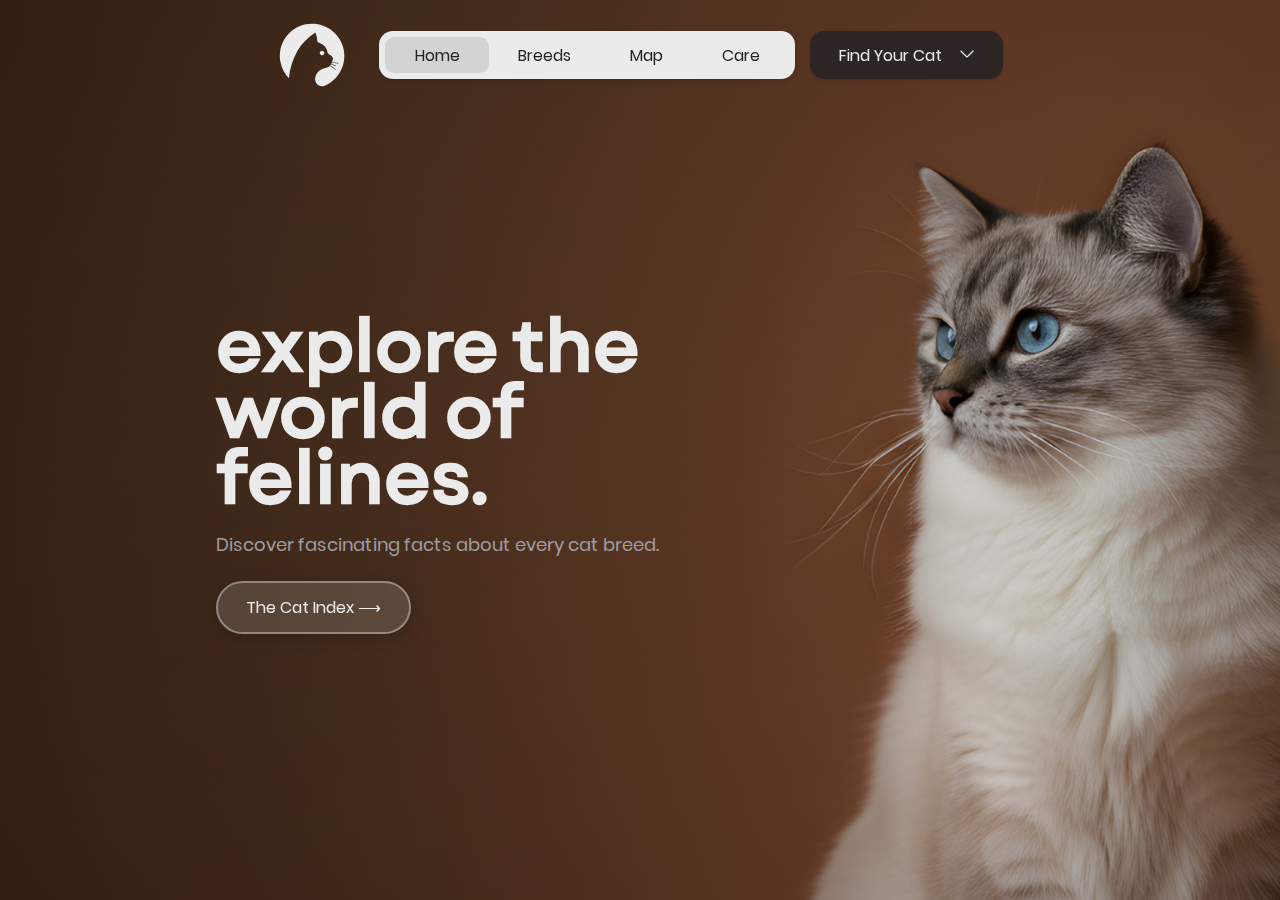
<file: index.html>
<!DOCTYPE html>
<html lang="en">

<head>
    <meta charset="UTF-8">
    <meta name="viewport" content="width=device-width, initial-scale=1.0">
    <title>Whiskr | Home</title>
    <link rel="stylesheet" href="src/css/style.css">
</head>

<body>
    <header>
        <img src="images/logo-light.svg" alt="" class="logo">
        <button class="menu-toggle" aria-label="Open menu">
            <img src="images/menu-light.svg" alt="">
        </button>

        <nav>
            <a href="index.html" class="active">Home</a>
            <a href="src/html/breeds.html">Breeds</a>
            <a href="src/html/map.html">Map</a>
            <a href="src/html/care.html">Care</a>
            <a href="src/html/quiz.html" class="nav-mobile-only">Find Your Cat</a>
        </nav>

        <div class="find-cat-btn">
            <a href="src/html/quiz.html">
                <span>Find Your Cat</span>
                <img src="images/down-arrow.svg" alt="">
            </a>
        </div>
    </header>

    <section class="hero">
        <div class="hero-content">
            <h1>explore the<br>world of<br>felines.</h1>
            <p>Discover fascinating facts about every cat breed.</p>
            <a href="src/html/breeds.html" class="cta-button">The Cat Index ⟶</a>
        </div>
    </section>
    <script src="src/javascript/nav.js"></script>
</body>

</html>
</file>
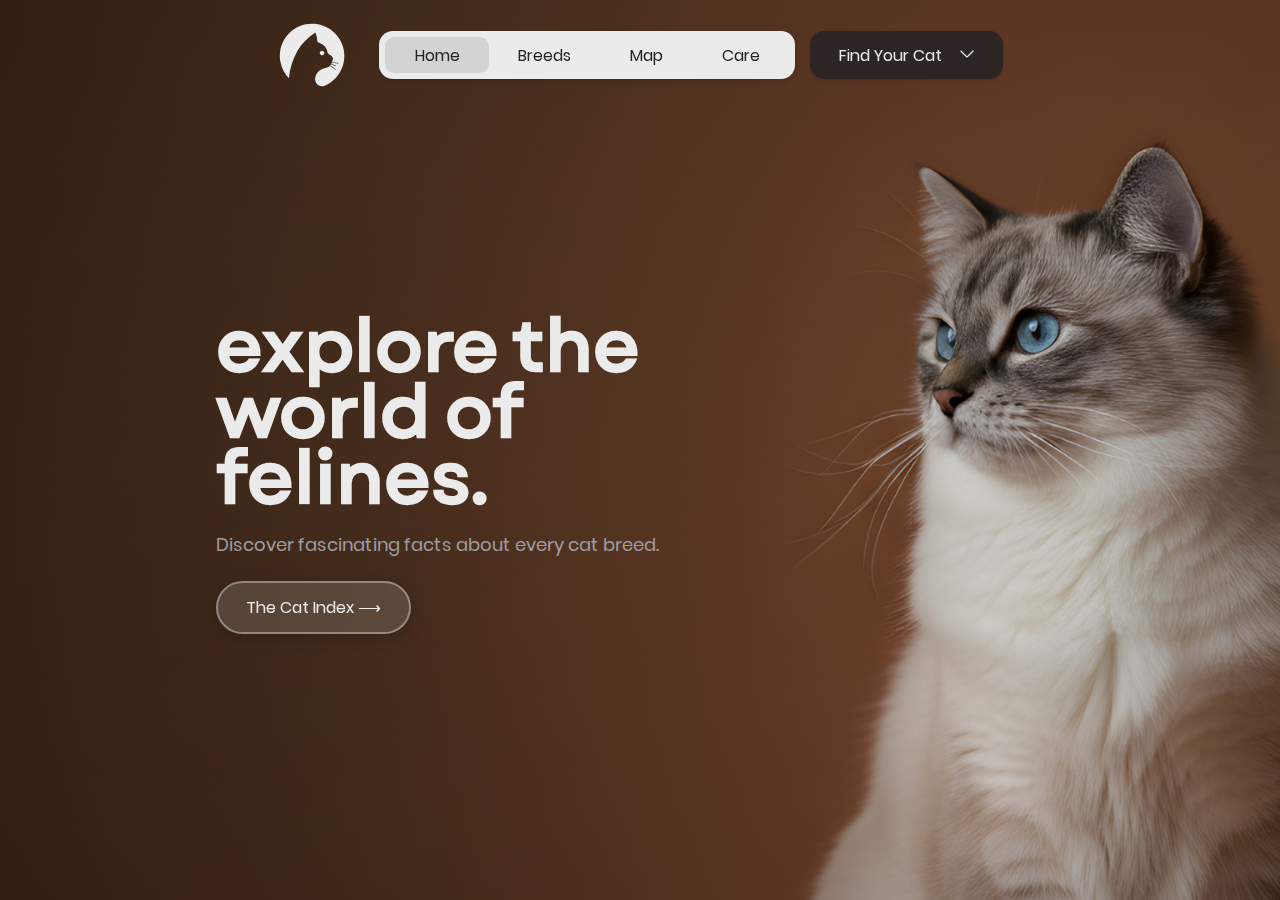
<file: src/html/index.html>
<!DOCTYPE html>
<html lang="en">

<head>
    <meta charset="UTF-8">
    <meta name="viewport" content="width=device-width, initial-scale=1.0">
    <title>Whiskr | Home</title>
    <link rel="stylesheet" href="../css/style.css">
</head>

<body>
    <header>
        <img src="/images/logo-light.svg" alt="" class="logo">
        <button class="menu-toggle" aria-label="Open menu">
            <img src="/images/menu-light.svg" alt="">
        </button>

        <nav>
            <a href="index.html" class="active">Home</a>
            <a href="breeds.html">Breeds</a>
            <a href="map.html">Map</a>
            <a href="care.html">Care</a>
            <a href="quiz.html" class="nav-mobile-only">Find Your Cat</a>
        </nav>

        <div class="find-cat-btn">
            <a href="quiz.html">
                <span>Find Your Cat</span>
                <img src="../../images/down-arrow.svg" alt="">
            </a>
        </div>
    </header>

    <section class="hero">
        <div class="hero-content">
            <h1>explore the<br>world of<br>felines.</h1>
            <p>Discover fascinating facts about every cat breed.</p>
            <a href="breeds.html" class="cta-button">The Cat Index ⟶</a>
        </div>
    </section>
    <script src="../javascript/nav.js"></script>
</body>

</html>
</file>
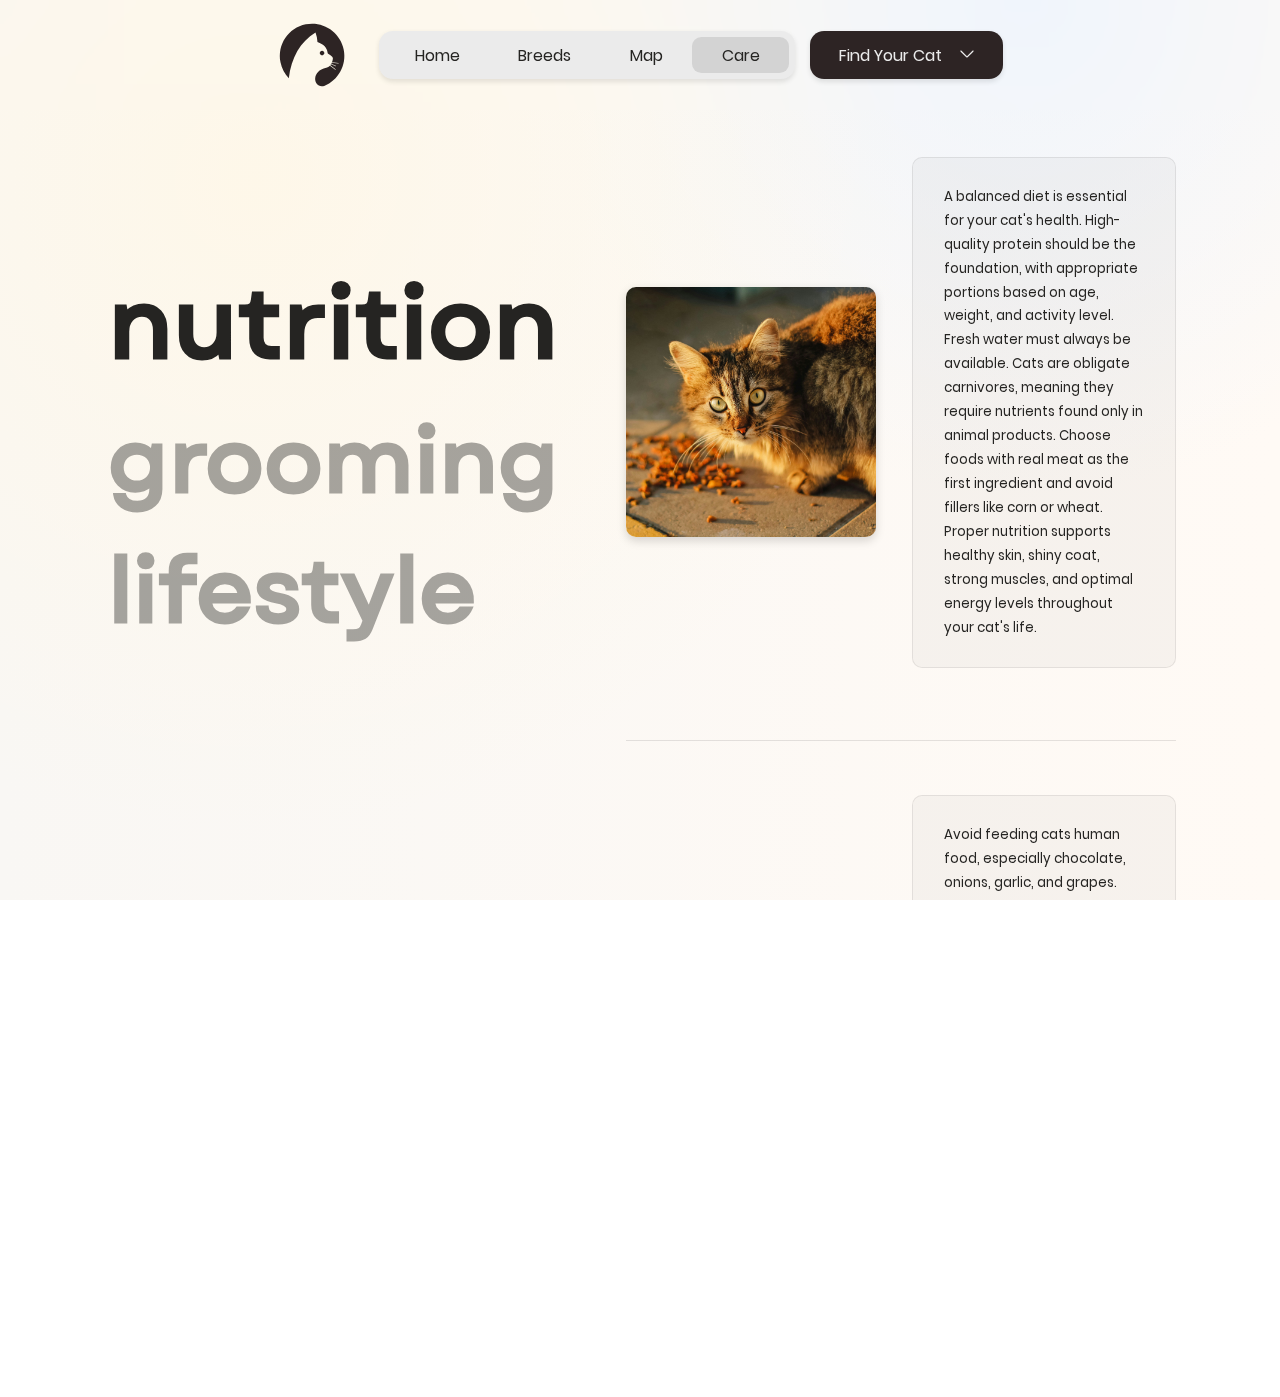
<file: src/html/care.html>
<!DOCTYPE html>
<html lang="en">

<head>
    <meta charset="UTF-8">
    <meta name="viewport" content="width=device-width, initial-scale=1.0">
    <title>Whiskr | Care</title>
    <link rel="stylesheet" href="../css/style.css">
</head>

<body>
    <header>
        <img src="../../images/logo-dark.svg" alt="" class="logo">
        <button class="menu-toggle" aria-label="Open menu">
            <img src="../../images/menu-dark.svg" alt="">
        </button>

        <nav>
            <a href="../../index.html">Home</a>
            <a href="breeds.html">Breeds</a>
            <a href="map.html">Map</a>
            <a href="care.html" class="active">Care</a>
            <a href="quiz.html" class="nav-mobile-only">Find Your Cat</a>
        </nav>

        <div class="find-cat-btn">
            <a href="quiz.html">
                <span>Find Your Cat</span>
                <img src="../../images/down-arrow.svg" alt="">
            </a>
        </div>
    </header>

    <section class="care-page">
    <div class="care-menu">
        <h2 class="menu-item active" data-section="nutrition">nutrition</h2>
        <h2 class="menu-item" data-section="grooming">grooming</h2>
        <h2 class="menu-item" data-section="health">lifestyle</h2>
    </div>
    <div class="care-content">
        <!-- Nutrition/Diet Content -->
        <div class="content-section active" id="nutrition">
            <div class="content-card">
                <img src="../../images/nutrition-cat.jpg" alt="Cat nutrition">
                <div class="content-text">
                    <p>A balanced diet is essential for your cat's health. High-quality protein should be the
                        foundation, with appropriate portions based on age, weight, and activity level. Fresh water
                        must always be available. Cats are obligate carnivores, meaning they require nutrients found
                        only in animal products. Choose foods with real meat as the first ingredient and avoid fillers
                        like corn or wheat. Proper nutrition supports healthy skin, shiny coat, strong muscles, and
                        optimal energy levels throughout your cat's life.</p>
                </div>
            </div>
            <div class="content-card">
                <div class="content-text">
                    <p>Avoid feeding cats human food, especially chocolate, onions, garlic, and grapes. Consult your
                        veterinarian for specific dietary recommendations tailored to your cat's needs. Many human
                        foods are toxic to cats and can cause serious health problems or even death. Other dangerous
                        foods include raw eggs, raw fish, dairy products, and anything containing xylitol. Always
                        monitor your cat's weight and adjust portions accordingly, as obesity is a common problem that
                        leads to diabetes, arthritis, and shortened lifespan.</p>
                </div>
                <img src="../../images/feeding-cat.jpg" alt="Feeding cat">
            </div>
        </div>
        <!-- Grooming/Hygiene Content -->
        <div class="content-section" id="grooming">
            <div class="content-card">
                <img src="../../images/grooming-cat.jpg" alt="Cat grooming">
                <div class="content-text">
                    <p>Good dental hygiene is crucial for a cat's overall health, as dental disease can lead to
                        serious kidney, liver, and heart problems. The simple act of feeding dry kibble is rarely
                        enough to keep teeth clean. Regular brushing with cat-specific toothpaste, dental treats, and
                        professional cleanings are essential for preventing periodontal disease. Studies show that by
                        age three, most cats show signs of dental disease.</p>
                </div>
            </div>
            <div class="content-card">
                <div class="content-text">
                    <p>Litter should be scooped once or twice daily. The entire box should be emptied and scrubbed
                        with mild soap and water (avoid harsh chemical cleaners, as the smell can deter cats) every
                        one to four weeks. Cats are extremely clean animals and may refuse to use a dirty litter box,
                        leading to inappropriate elimination behavior. Provide one litter box per cat plus one extra,
                        and place them in quiet, accessible locations.</p>
                </div>
                <img src="../../images/litter-cat.jpg" alt="Cat with litter box">
            </div>
        </div>
        <!-- Health/Enrichment Content -->
        <div class="content-section" id="health">
            <div class="content-card">
                <img src="../../images/health-cat.jpg" alt="Cat health">
                <div class="content-text">
                    <p>Regular veterinary check-ups are essential for maintaining your cat's health. Annual
                        examinations help detect issues early, and keeping vaccinations up to date protects against
                        common diseases. During wellness visits, your vet will check your cat's weight, teeth, heart,
                        lungs, and overall condition. Senior cats (over seven years) should visit the vet twice yearly
                        as they're more prone to kidney disease, hyperthyroidism, and diabetes.</p>
                </div>
            </div>
            <div class="content-card">
                <div class="content-text">
                    <p>Mental and physical enrichment is vital for a cat's wellbeing. Provide climbing structures,
                        interactive toys, scratching posts, and dedicated playtime to keep your cat happy and healthy.
                        Cats are natural hunters and need outlets for their instincts through puzzle feeders, feather
                        wands, and rotating toy selection to prevent boredom. Window perches offer entertainment
                        through bird-watching, while vertical spaces like cat trees satisfy climbing instincts.</p>
                </div>
                <img src="../../images/enrichment-cat.jpg" alt="Cat playing">
            </div>
        </div>
    </div>
</section>
    <script src="../javascript/nav.js"></script>
    <script src="../javascript/care.js"></script>
</body>

</html>
</file>
<file: src/css/style.css>
/* Font definitions */
@font-face {
    font-family: 'Poppins';
    src: url('../../fonts/poppins.regular.ttf') format('truetype');
    font-weight: normal;
    font-style: normal;
    font-display: swap;
}

@font-face {
    font-family: 'Garet';
    src: url('../../fonts/fonnts.com-garet-medium.otf') format('opentype');
    font-weight: normal;
    font-style: normal;
    font-display: swap;
}

/* Base styles - Sets up page background and typography */
html,
body {
    height: 100%;
    width: 100%;
    margin: 0;
    padding: 0;
    overflow: hidden;
    font-family: 'Poppins';
    background:
        radial-gradient(120vmin 120vmin at 20% 20%, rgba(255, 247, 230, 0.8) 0%, rgba(255, 247, 230, 0.0) 60%),
        radial-gradient(100vmin 100vmin at 80% 0%, rgba(234, 243, 255, 0.7) 0%, rgba(234, 243, 255, 0.0) 55%),
        linear-gradient(90deg, #f9f7f4 0%, #fffaf5 100%);
}

/* Header - Fixed navigation bar with hide on scroll functionality */
header {
    position: fixed;
    top: 0;
    left: 0;
    right: 0;
    z-index: 100;
    padding: 20px 50px;
    display: flex;
    justify-content: center;
    align-items: center;
    gap: 15px;
    backdrop-filter: blur(10px);
    transition: transform 0.3s ease, opacity 0.3s ease;
    transform: translateY(0);
    opacity: 1;
}

/* Header hides when scrolling down */
header.hidden {
    transform: translateY(-100%);
    opacity: 0;
    pointer-events: none;
}

.logo {
    width: 7.81vmin;
    height: 7.81vmin;
    padding-right: 1.95vmin;
    display: flex;
    align-items: center;
    justify-content: center;
    position: relative;
}

/* Navigation menu - Pill-style navigation buttons */
nav {
    display: flex;
    gap: 0;
    background: #ebebeb;
    border-radius: 1.56vmin;
    padding: 0.65vmin;
    box-shadow: 0 0.26vmin 0.65vmin rgba(0, 0, 0, 0.1);
}

nav a {
    padding: 0.65vmin 3.26vmin;
    text-decoration: none;
    color: #252422;
    border-radius: 1.04vmin;
    transition: background 0.3s;
}

nav a.active {
    background: rgba(0, 0, 0, 0.1);
}

nav a:hover {
    background: rgba(151, 151, 151, 0.1);
}

.nav-mobile-only {
    display: none;
}

/* Mobile menu toggle button */
.menu-toggle {
    display: none;
    background: transparent;
    border: none;
    padding: 0;
    cursor: pointer;
}

.menu-toggle img {
    width: 6vmin;
    height: 6vmin;
    transition: transform 0.3s ease, width 0.3s ease, height 0.3s ease;
}

/* Find Your Cat button - Primary CTA in header */
.find-cat-btn {
    background: #2d2424;
    color: white;
    padding: 1.30vmin 3.26vmin;
    border-radius: 1.56vmin;
    border: none;
    cursor: pointer;
    transition: background 0.3s;
    box-shadow: 0 0.26vmin 0.65vmin rgba(0, 0, 0, 0.1);
}

.find-cat-btn a {
    text-decoration: none;
    color: #ebebeb;
}

.find-cat-btn img {
    padding-left: 1.56vmin;
    width: 1.56vmin;
    height: 1.56vmin;
}

.find-cat-btn:hover {
    background: #443737;
}

/* Hero section - Homepage landing area */
.hero {
    height: 100vh;
    position: relative;
    display: flex;
    align-items: center;
    background: url(../../images/hero.png);
    background-size: cover;
    background-position: center;
    animation: fadeIn 0.6s ease-in-out;
}

.hero-content {
    position: relative;
    padding: 0 50px;
    margin-left: 13vw;
    z-index: 10;
    max-width: 700px;
    animation: fadeIn 0.6s ease-in-out 0.2s both;
}

.hero h1 {
    font-family: 'Garet';
    font-size: 5.7vw;
    color: #ebebeb;
    line-height: 0.9;
    margin-bottom: 20px;
}

.hero p {
    font-size: 18px;
    color: #9f9da3;
    animation: fadeIn 0.6s ease-in-out 0.4s both;
}

/* CTA button - Call to action on homepage */
.cta-button {
    display: inline-block;
    margin-top: 5px;
    padding: 12px 28px;
    background: rgba(235, 235, 235, 0.15);
    color: #ebebeb;
    text-decoration: none;
    font-family: 'Poppins';
    font-size: 16px;
    font-weight: 500;
    border-radius: 50px;
    border: 2px solid rgba(235, 235, 235, 0.4);
    cursor: pointer;
    transition: all 0.3s ease;
    box-shadow: 0 4px 16px rgba(0, 0, 0, 0.2);
    backdrop-filter: blur(10px);
    animation: fadeIn 0.6s ease-in-out 0.6s both;
}

.cta-button:hover {
    background: rgba(235, 235, 235, 0.25);
    border-color: rgba(235, 235, 235, 0.6);
    transform: translateY(-2px);
    box-shadow: 0 6px 24px rgba(0, 0, 0, 0.3);
}

.cta-button:active {
    transform: translateY(0);
    box-shadow: 0 2px 8px rgba(0, 0, 0, 0.2);
}

/* Breeds page - Horizontal scrollable gallery */
.scroll-container {
    width: 100%;
    height: 100vh;
    overflow-x: auto;
    overflow-y: hidden;
    position: relative;
    scroll-behavior: smooth;
    -webkit-overflow-scrolling: touch;
    animation: fadeIn 0.6s ease-in-out;
}

.scroll-container::-webkit-scrollbar {
    display: none;
}

/* Image track - Container for breed images */
#image-track {
    display: flex;
    gap: 4vmin;
    position: absolute;
    left: 12vmin;
    top: 55%;
    transform: translateY(-50%);
    user-select: none;
    padding-right: 12vmin;
    opacity: 0;
    animation: fadeInImageTrack 0.6s ease-in-out 0.2s forwards;
}

@keyframes fadeInImageTrack {
    from {
        opacity: 0;
    }
    to {
        opacity: 1;
    }
}

/* Breed image cards - Individual breed display cards */
.image-wrapper {
    position: relative;
    width: 48vmin;
    height: 72vmin;
    border-radius: 12px;
    transition: transform 0.3s ease-in-out;
    overflow: hidden;
    cursor: pointer;
    flex-shrink: 0;
}

#image-track .image {
    width: 100%;
    height: 100%;
    object-fit: cover;
    object-position: 100% center;
    display: block;
}

/* Overlay with breed name that appears on hover */
.image-overlay {
    position: absolute;
    top: 0;
    left: 0;
    width: 100%;
    height: 100%;
    transition: opacity 0.3s ease-in-out;
    pointer-events: none;
    display: flex;
    align-items: center;
    justify-content: center;
}

.image-overlay::before {
    content: '';
    position: absolute;
    top: 0;
    left: 0;
    width: 100%;
    height: 100%;
    background: linear-gradient(#000000, #fafafa);
    opacity: 0.4;
    transition: background 0.3s ease-in-out, opacity 0.3s ease-in-out;
    z-index: 1;
}

.breed-name {
    font-family: 'Garet';
    text-align: center;
    color: white;
    font-size: 8vmin;
    opacity: 0;
    transition: opacity 0.3s ease-in-out;
    position: relative;
    z-index: 2;
}

.image-wrapper:hover .image-overlay::before {
    background: rgba(0, 0, 0, 0.6);
}

.image-wrapper:hover .breed-name {
    opacity: 1;
}

.image-wrapper:hover {
    transform: translateY(-3vmin);
}

/* Care page - Two-column layout with sticky menu */
.care-page {
    display: flex;
    min-height: 100vh;
    animation: fadeIn 0.6s ease-in-out;
}

/* Care menu - Sticky sidebar navigation */
.care-menu {
    width: 40%;
    margin-top: 28vmin;
    margin-left: 12vmin;
    display: flex;
    flex-direction: column;
    position: sticky;
    top: 9.26vmin;
    height: fit-content;
    animation: fadeIn 0.6s ease-in-out 0.2s both;
}

.menu-item {
    font-family: 'Garet';
    font-size: 10vmin;
    color: #252422;
    cursor: pointer;
    opacity: 0.4;
    transition: opacity 0.3s ease, font-size 0.3s ease;
    margin: 0;
}

.menu-item:hover {
    opacity: 1;
    font-size: 11vmin;
}

.menu-item.active {
    opacity: 1;
    font-size: 11vmin;
}

/* Care content - Scrollable content area */
.care-content {
    margin-top: 10vmin;
    margin-right: 6vmin;
    width: 70%;
    padding: 7.41vmin 5.56vmin 7.41vmin 7.41vmin;
    position: relative;
    animation: fadeIn 0.6s ease-in-out 0.3s both;
}

.content-section {
    display: none;
    flex-direction: column;
    gap: 6vmin;
    animation: fadeIn 0.5s ease-in-out;
}

.content-section.active {
    display: flex;
}

@keyframes fadeIn {
    from {
        opacity: 0;
        transform: translateY(1.852vmin);
    }
    to {
        opacity: 1;
        transform: translateY(0);
    }
}

/* Content cards - Image and text cards in care sections */
.content-card {
    position: relative;
    width: 100%;
    display: flex;
    align-items: center;
    transition: transform 0.3s ease;
    gap: 4vmin;
}

.content-card:hover {
    transform: translateY(-0.463vmin);
}

.content-card img {
    width: 27.78vmin;
    height: 27.78vmin;
    object-fit: cover;
    border-radius: 1.11vmin;
    flex-shrink: 0;
    box-shadow: 0 0.37vmin 1.11vmin rgba(0, 0, 0, 0.15);
}

.content-text {
    position: relative;
    background: rgba(0, 0, 0, 0.03);
    border-radius: 1.11vmin;
    padding: 3vmin 3.5vmin;
    flex: 1;
    transition: background 0.3s ease;
    border: 1px solid rgba(0, 0, 0, 0.08);
}

.content-text p {
    font-family: 'Poppins';
    font-size: 1.48vmin;
    line-height: 1.8;
    color: #252422;
    margin: 0;
}

.content-card:nth-child(1) {
    justify-content: flex-start;
}

.content-card:nth-child(2) {
    flex-direction: row-reverse;
    border-top: 1px solid rgba(0, 0, 0, 0.1);
    padding-top: 6vmin;
    margin-top: 2vmin;
}

.content-card:hover .content-text {
    background: rgba(0, 0, 0, 0.05);
    border-color: rgba(0, 0, 0, 0.12);
}

/* Map page - World map with interactive breed origin pins */
.map-page {
    min-height: 100vh;
    padding-bottom: 7.4vmin;
    display: flex;
    align-items: center;
    animation: fadeIn 0.6s ease-in-out;
}

.map-hero {
    width: 25%;
    display: flex;
    flex-direction: column;
    justify-content: flex-end;
    margin-right: 6vmin;
    align-items: center;
    animation: fadeIn 0.6s ease-in-out 0.2s both;
}

.map-hero h1 {
    font-family: 'Garet', sans-serif;
    font-size: 13vmin;
    line-height: 0.9;
    color: #252422;
    text-align: right;
    margin-bottom: 0;
}

.map-hero p {
    font-family: 'Poppins', sans-serif;
    font-size: 2.5vmin;
    color: #666;
    text-align: right;
}

.map-container {
    width: 75%;
    position: relative;
    max-width: 130vmin;
    padding: 0 3.7vmin;
    margin-top: 5vmin;
    margin-left: 6vmin;
    animation: fadeIn 0.6s ease-in-out 0.3s both;
}

.world-map {
    width: 100%;
    height: auto;
    display: block;
}

/* Map pins - Interactive location markers */
.map-pin {
    position: absolute;
    cursor: pointer;
    z-index: 2;
}

.map-pin:hover {
    z-index: 100;
}

.pin-marker {
    width: 1.25vmin;
    height: 1.25vmin;
    background: #ebebeb;
    border-radius: 50%;
    border: 0.75vmin solid #9e2a2b;
    box-shadow: 0 0.19vmin 0.74vmin rgba(0, 0, 0, 0.3);
    transition: transform 0.3s ease;
    position: relative;
    z-index: 1;
}

.map-pin:hover .pin-marker {
    transform: scale(1.4);
}

/* Popup - Breed information tooltip on pin hover */
.pin-popup {
    position: absolute;
    left: 2.8vmin;
    top: 50%;
    transform: translateY(-50%);
    background: rgba(0, 0, 0, 0.4);
    backdrop-filter: blur(1px);
    border-radius: 1.1vmin;
    padding: 0;
    width: 41.7vmin;
    opacity: 0;
    visibility: hidden;
    transition: opacity 0.3s ease, visibility 0.3s ease;
    box-shadow: 0 0.74vmin 2.2vmin rgba(0, 0, 0, 0.2);
    z-index: 3;
}

.map-pin:hover .pin-popup {
    opacity: 1;
    visibility: visible;
}

.popup-content {
    display: flex;
    gap: 1.85vmin;
    align-items: center;
    padding: 2.3vmin;
}

.popup-text {
    flex: 1;
}

.popup-text h3 {
    font-family: 'Garet', sans-serif;
    font-size: 1.85vmin;
    font-weight: 700;
    color: white;
    margin: 0 0 1.1vmin 0;
    line-height: 1.3;
}

.popup-text p {
    font-family: 'Poppins', sans-serif;
    font-size: 1.3vmin;
    line-height: 1.6;
    color: white;
    margin: 0;
}

.pin-popup img {
    width: 11.1vmin;
    height: 11.1vmin;
    object-fit: cover;
    border-radius: 0.74vmin;
    flex-shrink: 0;
}

/* Breed modal - Full-screen popup for breed details */
.breed-modal {
    position: fixed;
    top: 0;
    left: 0;
    width: 100%;
    height: 100%;
    z-index: 9999;
    display: flex;
    align-items: center;
    justify-content: center;
    opacity: 0;
    visibility: hidden;
    transition: opacity 0.3s ease, visibility 0.3s ease;
}

.breed-modal.active {
    opacity: 1;
    visibility: visible;
}

.modal-overlay {
    position: absolute;
    top: 0;
    left: 0;
    width: 100%;
    height: 100%;
    background: rgba(0, 0, 0, 0.8);
    backdrop-filter: blur(1.04vmin);
}

.modal-content {
    position: relative;
    background: rgba(255, 255, 255, 0.1);
    backdrop-filter: blur(1px);
    border-radius: 2.08vmin;
    max-width: 65vmin;
    width: 90%;
    max-height: 85vh;
    overflow: hidden;
    z-index: 10000;
    animation: modalSlideIn 0.4s ease;
    display: flex;
    flex-direction: column;
}

@keyframes modalSlideIn {
    from {
        transform: scale(0.9) translateY(2.6vmin);
        opacity: 0;
    }
    to {
        transform: scale(1) translateY(0);
        opacity: 1;
    }
}

.modal-close {
    position: absolute;
    top: 1.95vmin;
    right: 1.95vmin;
    background: rgba(255, 255, 255, 0.9);
    color: #333;
    border: none;
    width: 4.56vmin;
    height: 4.56vmin;
    border-radius: 50%;
    font-size: 3.65vmin;
    line-height: 1;
    cursor: pointer;
    display: flex;
    align-items: center;
    justify-content: center;
    z-index: 10001;
    transition: all 0.3s ease;
    font-weight: 300;
}

.modal-close:hover {
    background: rgba(255, 255, 255, 1);
    transform: rotate(90deg);
}

.modal-image-container {
    width: 100%;
    height: 30vmin;
    overflow: hidden;
    background: #f5f5f5;
    transition: height 0.3s ease;
}

.breed-modal.active .modal-image-container:hover {
    height: 38vmin;
}

.modal-image {
    width: 100%;
    height: 100%;
    object-fit: cover;
    object-position: center;
}

.modal-info {
    padding: 5.21vmin;
    text-align: center;
    overflow-y: auto;
    max-height: calc(85vh - 45.57vmin);
}

.modal-info h2 {
    font-family: 'Garet', sans-serif;
    font-size: 4.17vmin;
    font-weight: 700;
    color: #ebebeb;
    margin: 0 0 2.6vmin 0;
}

.modal-info p {
    font-family: 'Poppins', sans-serif;
    font-size: 2.08vmin;
    line-height: 1.8;
    color: #969696;
    margin: 0;
}

/* Quiz page - Multi-step quiz interface */
.quiz-page {
    min-height: 100vh;
    padding-top: 11.1vmin;
    padding-bottom: 7.4vmin;
    scroll-margin-top: 11.1vmin;
    animation: fadeIn 0.6s ease-in-out;
}

.quiz-container {
    max-width: 130vmin;
    margin: 0 auto;
    margin-top: 17vmin;
    animation: fadeIn 0.6s ease-in-out 0.2s both;
}

/* Quiz questions - One question shown at a time */
.quiz-question {
    display: none;
    animation: fadeInSlide 0.5s ease;
}

.quiz-question.active {
    display: block;
}

/* Quiz results - Display after quiz completion */
.results-section {
    display: none;
    min-height: 100vh;
    padding: 0;
    background:
        radial-gradient(110vmin 110vmin at 15% 20%, rgba(255, 247, 230, 0.7) 0%, rgba(255, 247, 230, 0.0) 60%),
        radial-gradient(90vmin 90vmin at 85% 10%, rgba(234, 243, 255, 0.6) 0%, rgba(234, 243, 255, 0.0) 55%);
}

.results-section.active {
    display: flex;
    align-items: center;
    justify-content: center;
    animation: fadeIn 0.6s ease-in-out;
}

.results-container {
    max-width: 130vmin;
    margin: 0 auto;
    padding: 0 4vmin;
    width: 100%;
}

.result-card {
    display: grid;
    grid-template-columns: 1fr 1fr;
    gap: 4vmin;
    align-items: stretch;
    background: rgba(255, 255, 255, 0.35);
    border: 0.1vmin solid rgba(255, 255, 255, 0.6);
    box-shadow: 0 1.3vmin 3.9vmin rgba(0, 0, 0, 0.08);
    border-radius: 2.4vmin;
    backdrop-filter: blur(0.7vmin);
    -webkit-backdrop-filter: blur(0.7vmin);
    overflow: hidden;
    animation: fadeIn 0.5s ease-in-out;
}

.result-media {
    position: relative;
    background: linear-gradient(180deg, rgba(0, 0, 0, 0.12) 0%, rgba(0, 0, 0, 0.05) 100%);
}

.result-image {
    width: 100%;
    height: 100%;
    max-height: 60vmin;
    object-fit: cover;
    display: block;
}

.result-content {
    display: flex;
    flex-direction: column;
    justify-content: center;
    align-items: center;
    padding: 6vmin 4vmin;
    text-align: center;
    width: 100%;
    box-sizing: border-box;
}

.result-kicker {
    font-family: 'Poppins';
    font-size: 1.8vmin;
    letter-spacing: 0.08em;
    text-transform: uppercase;
    color: #9f9da3;
    margin: 0 0 1vmin 0;
}

.result-title {
    font-family: 'Garet';
    font-size: 7vmin;
    color: #252422;
    margin: 0 0 2vmin 0;
}

.result-badges {
    display: flex;
    flex-wrap: wrap;
    gap: 1vmin;
    justify-content: center;
    margin: 0 0 2.5vmin 0;
}

.result-badge {
    font-family: 'Poppins';
    font-size: 1.6vmin;
    color: #2d2424;
    background: #fff;
    border: 0.1vmin solid rgba(0, 0, 0, 0.08);
    padding: 0.8vmin 1.6vmin;
    border-radius: 2vmin;
}

.result-description {
    font-family: 'Poppins';
    font-size: 2.1vmin;
    color: #555;
    max-width: 70vmin;
    margin: 0 auto 4vmin auto;
    line-height: 1.9;
}

.result-actions {
    display: flex;
    gap: 1.6vmin;
    width: 100%;
    max-width: 100%;
    box-sizing: border-box;
    justify-content: center;
}

/* Buttons - Primary and secondary button styles */
.btn {
    display: inline-flex;
    align-items: center;
    justify-content: center;
    border: none;
    border-radius: 1.4vmin;
    padding: 1.6vmin 3.8vmin;
    font-family: 'Poppins';
    font-size: 1.9vmin;
    cursor: pointer;
    text-decoration: none;
    transition: transform 0.2s ease, box-shadow 0.2s ease, background 0.2s ease;
}

.btn-primary {
    background: #2d2424;
    color: #fff;
}

.btn-primary:hover {
    transform: translateY(-0.3vmin);
    box-shadow: 0 0.8vmin 2.4vmin rgba(0, 0, 0, 0.15);
}

.btn-secondary {
    background: #ebebeb;
    color: #252422;
}

.btn-secondary:hover {
    transform: translateY(-0.3vmin);
    box-shadow: 0 0.8vmin 2.4vmin rgba(0, 0, 0, 0.12);
}

/* Question header - Numbered question display */
.question-header {
    position: relative;
    background-color: #ebebeb;
    border-radius: 2vmin;
    display: flex;
    align-items: center;
    justify-content: center;
    min-height: 11vmin;
}

.question-number {
    position: absolute;
    left: 0;
    top: 0;
    bottom: 0;
    font-size: 15vmin;
    display: flex;
    align-items: center;
    margin-left: -2.8vmin;
    font-family: 'Garet';
}

.question-text {
    font-family: 'Garet';
    font-size: 3.5vmin;
    text-align: center;
    max-width: 90vmin;
    margin: 0 auto;
    line-height: 1;
    padding-top: 2vmin;
    padding-bottom: 2vmin;
}

/* Answer options - Clickable answer cards */
.answer-options {
    display: flex;
    align-items: stretch;
    justify-content: center;
    gap: 0;
    width: fit-content;
    margin: 4vmin auto 0 auto;
}

.answer-card {
    width: 34vmin;
    height: 34vmin;
    border-radius: 1.2vmin;
    overflow: hidden;
    position: relative;
    background: #ebebeb;
    display: flex;
    align-items: center;
    justify-content: center;
    cursor: pointer;
    transition: transform 0.25s ease, box-shadow 0.25s ease;
}

.answer-card img {
    width: 100%;
    height: 100%;
    object-fit: cover;
    display: block;
}

.answer-separator {
    width: 1px;
    background: rgba(0, 0, 0, 0.2);
    height: 34vmin;
    align-self: center;
    margin: 0 4vmin;
}

.answer-overlay {
    position: absolute;
    inset: 0;
    display: flex;
    flex-direction: column;
    align-items: center;
    justify-content: center;
    text-align: center;
    padding: 2vmin;
    pointer-events: none;
}

.answer-overlay::before {
    content: "";
    position: absolute;
    inset: 0;
    background: linear-gradient(#000000, #fafafa);
    transition: opacity 0.25s ease;
    opacity: 0.6;
}

.answer-overlay h3 {
    position: relative;
    z-index: 1;
    margin: 0;
    font-family: 'Garet';
    color: #ffffff;
    font-size: 3.5vmin;
    line-height: 1.1;
    text-transform: lowercase;
    letter-spacing: 0.02em;
    text-shadow: 0 0.26vmin 0.78vmin rgba(0, 0, 0, 0.35);
    transition: transform 0.25s ease;
}

.answer-overlay p {
    position: absolute;
    left: 50%;
    top: 60%;
    transform: translate(-50%, -50%);
    z-index: 1;
    margin: 1vmin 0 0 0;
    font-family: 'Poppins';
    color: rgba(255, 255, 255, 0.9);
    font-size: 1.5vmin;
    line-height: 1.6;
    width: 88%;
    max-width: 32vmin;
    opacity: 0;
    visibility: hidden;
    transition: opacity 0.25s ease, visibility 0.25s ease;
}

.answer-card:hover .answer-overlay p {
    opacity: 1;
    visibility: visible;
}

.answer-card:hover {
    transform: translateY(-0.9vmin);
    box-shadow: 0 0.78vmin 2.6vmin rgba(0, 0, 0, 0.18);
}

.answer-card:hover .answer-overlay::before {
    opacity: 1;
    background: linear-gradient(180deg, rgba(0, 0, 0, 0.6) 0%, rgba(0, 0, 0, 0.45) 60%, rgba(0, 0, 0, 0.35) 100%);
}

.answer-card:hover .answer-overlay h3 {
    transform: translateY(-4vmin);
}

.answer-card:focus-visible {
    outline: 0.3vmin solid #252422;
    outline-offset: 0.3vmin;
}

@keyframes fadeInSlide {
    from {
        opacity: 0;
        transform: translateY(20px);
    }
    to {
        opacity: 1;
        transform: translateY(0);
    }
}

/* ========================================
   RESPONSIVE DESIGN - MOBILE & TABLET
   ======================================== */

/* Tablet and mobile navigation */
@media (max-width: 768px) {
    header {
        justify-content: space-between;
        padding: 16px 20px;
    }

    .logo {
        width: 10.5vmin;
        height: 10.5vmin;
    }

    .menu-toggle {
        display: inline-flex;
        align-items: center;
        justify-content: center;
        transition: transform 0.3s ease;
    }

    .menu-toggle img {
        width: 8.5vmin;
        height: 8.5vmin;
        transition: transform 0.3s ease;
    }

    header.menu-open .menu-toggle {
        transform: translateY(-5px);
    }

    .menu-toggle:active {
        transform: translateY(-2px);
    }

    .find-cat-btn {
        display: none;
    }

    /* Mobile menu - Slides down from header */
    nav {
        position: absolute;
        top: 100%;
        left: 0;
        right: 0;
        background: #ebebeb;
        border-radius: 1.56vmin;
        padding: 1.6vmin;
        margin: 0 20px;
        display: flex;
        flex-direction: column;
        gap: 0.8vmin;
        box-shadow: 0 0.26vmin 0.65vmin rgba(0, 0, 0, 0.1);
        opacity: 0;
        visibility: hidden;
        transform: translateY(-10px);
        transition: opacity 0.3s ease, transform 0.3s ease, visibility 0.3s ease;
        pointer-events: none;
    }

    nav a {
        padding: 1.8vmin 2.6vmin;
        border-radius: 0.9vmin;
        opacity: 0;
        transform: translateX(-10px);
        transition: opacity 0.25s ease, transform 0.25s ease;
        transition-delay: 0s;
    }

    .nav-mobile-only {
        display: block;
    }

    header.menu-open nav {
        opacity: 1;
        visibility: visible;
        transform: translateY(0);
        pointer-events: auto;
    }

    header.menu-open nav a {
        opacity: 1;
        transform: translateX(0);
    }

    header.menu-open nav a:nth-child(1) {
        transition-delay: 0.05s;
    }

    header.menu-open nav a:nth-child(2) {
        transition-delay: 0.1s;
    }

    header.menu-open nav a:nth-child(3) {
        transition-delay: 0.15s;
    }

    header.menu-open nav a:nth-child(4) {
        transition-delay: 0.2s;
    }

    header.menu-open nav a:nth-child(5) {
        transition-delay: 0.25s;
    }

    header:not(.menu-open) nav a {
        transition-delay: 0s;
    }

    html,
    body {
        overflow-x: hidden;
        overflow-y: auto;
    }

    /* Mobile hero adjustments */
    .hero {
        min-height: 100vh;
        padding: 20px;
        align-items: center;
        justify-content: center;
        background-position: 80% center;
        background-size: cover;
        position: relative;
    }

    .hero::before {
        content: '';
        position: absolute;
        top: 0;
        left: 0;
        right: 0;
        bottom: 0;
        background: rgba(0, 0, 0, 0.4);
        z-index: 1;
    }

    .hero-content {
        margin-left: 0;
        padding: 30px 20px;
        max-width: 100%;
        text-align: center;
        position: relative;
        z-index: 2;
    }

    .hero h1 {
        font-size: 12vw;
        line-height: 1.1;
        margin-bottom: 15px;
        position: relative;
        z-index: 2;
    }

    .hero p {
        font-size: 16px;
        max-width: 90%;
        margin: 0 auto;
        position: relative;
        z-index: 2;
    }

    .cta-button {
        margin-top: 25px;
        padding: 12px 28px;
        font-size: 15px;
        border-radius: 50px;
        position: relative;
        z-index: 2;
    }

    .modal-content {
        max-width: 95%;
        max-height: 90vh;
    }

    .modal-image-container {
        height: 32.55vmin;
        transition: height 0.3s ease;
    }

    .breed-modal.active .modal-image-container:hover,
    .breed-modal.active .modal-image-container:active {
        height: 42vmin;
    }

    .breed-modal.active .modal-image-container:focus {
        height: 42vmin;
    }

    .modal-info {
        padding: 3.91vmin 3.26vmin;
    }

    .modal-info h2 {
        font-size: 3.13vmin;
    }

    .modal-info p {
        font-size: 1.82vmin;
    }

    /* Mobile breeds gallery */
    .scroll-container {
        height: 100vh;
        overflow-x: auto;
        overflow-y: hidden;
        -webkit-overflow-scrolling: touch;
    }

    #image-track {
        left: 4vmin;
        top: 50%;
        gap: 2.5vmin;
        padding-right: 4vmin;
    }

    .image-wrapper {
        width: 75vmin;
        height: 100vmin;
        min-width: 75vmin;
        flex-shrink: 0;
    }

    .breed-name {
        font-size: 6vmin;
    }

    .image-wrapper:hover {
        transform: translateY(-2vmin);
    }

    /* Mobile map page */
    .map-page {
        flex-direction: column;
        justify-content: center;
        align-items: center;
        padding: 20px;
        min-height: 100vh;
    }

    .map-hero {
        width: 100%;
        margin-right: 0;
        margin-bottom: 4vmin;
        align-items: center;
        text-align: center;
        order: -1;
    }

    .map-hero h1 {
        font-size: 10vmin;
        text-align: center;
        margin-bottom: 1vmin;
    }

    .map-hero p {
        font-size: 2.2vmin;
        text-align: center;
    }

    .map-container {
        width: 100%;
        margin-left: 0;
        margin-top: 0;
        padding: 0;
        max-width: 100%;
        order: 0;
    }

    .world-map {
        width: 100%;
        height: auto;
    }

    .map-pin {
        padding: 2vmin;
        margin: -2vmin;
    }

    .pin-marker {
        width: 2vmin;
        height: 2vmin;
        border: 1vmin solid #9e2a2b;
    }

    .pin-popup {
        position: fixed;
        left: 50%;
        top: 50%;
        transform: translate(-50%, -50%);
        width: 90vw;
        max-width: 90vw;
        max-height: 80vh;
        overflow-y: auto;
        z-index: 10000;
    }

    .popup-content {
        flex-direction: column;
        gap: 2vmin;
        padding: 3vmin;
    }

    .popup-text h3 {
        font-size: 2.8vmin;
        margin: 0 0 1.5vmin 0;
    }

    .popup-text p {
        font-size: 2vmin;
        line-height: 1.7;
    }

    .pin-popup img {
        width: 100%;
        height: 25vmin;
        object-fit: cover;
        transition: height 0.3s ease;
    }

    .map-pin:hover .pin-popup img,
    .map-pin:active .pin-popup img,
    .map-pin.touch-active .pin-popup img {
        height: 35vmin;
    }

    .map-pin:active,
    .map-pin.touch-active {
        z-index: 100;
    }

    .map-pin:active .pin-popup,
    .map-pin.touch-active .pin-popup {
        opacity: 1;
        visibility: visible;
    }

    .map-pin:active .pin-marker,
    .map-pin.touch-active .pin-marker {
        transform: scale(1.4);
    }

    .map-pin:active::after,
    .map-pin.touch-active::after {
        content: '';
        position: fixed;
        top: 0;
        left: 0;
        width: 100%;
        height: 100%;
        background: rgba(0, 0, 0, 0.6);
        backdrop-filter: blur(2px);
        z-index: 9999;
        pointer-events: auto;
    }

    /* Mobile care page */
    .care-page {
        flex-direction: column;
        padding: 0;
        padding-top: 18vmin;
        padding-bottom: 5vmin;
        align-items: center;
        box-sizing: border-box;
        width: 100%;
        overflow-x: hidden;
    }

    .care-menu {
        width: 100%;
        margin: 0;
        margin-bottom: 5vmin;
        padding: 0 20px;
        position: relative;
        top: 0;
        flex-direction: row;
        justify-content: center;
        gap: 4vmin;
        flex-wrap: wrap;
        box-sizing: border-box;
    }

    .menu-item {
        font-family: 'Garet';
        font-size: 6vmin;
        color: #252422;
        cursor: pointer;
        opacity: 0.4;
        transition: opacity 0.3s ease, font-size 0.3s ease, transform 0.3s ease;
        margin: 0;
        white-space: nowrap;
    }

    .menu-item:hover,
    .menu-item.active {
        font-size: 7vmin;
        opacity: 1;
        transform: translateY(-2px);
    }

    .care-content {
        width: 100%;
        margin: 0;
        padding: 0 20px;
        max-width: 100%;
        box-sizing: border-box;
    }

    .content-section {
        gap: 5vmin;
        width: 100%;
        box-sizing: border-box;
    }

    .content-card {
        flex-direction: column;
        align-items: stretch;
        margin-bottom: 6vmin;
        gap: 3vmin;
        width: 100%;
        box-sizing: border-box;
    }

    .content-card:nth-child(1),
    .content-card:nth-child(2) {
        flex-direction: column;
        border-top: none;
        padding-top: 0;
        margin-top: 0;
        justify-content: flex-start;
    }

    .content-card img {
        width: 100%;
        max-width: 100%;
        height: auto;
        aspect-ratio: 1;
        margin: 0;
        box-sizing: border-box;
    }

    .content-text {
        position: relative;
        width: 100%;
        max-width: 100%;
        background: rgba(0, 0, 0, 0.03);
        padding: 4vmin;
        border: 1px solid rgba(0, 0, 0, 0.08);
        box-sizing: border-box;
        word-wrap: break-word;
        overflow-wrap: break-word;
    }

    .content-text p {
        font-size: 2.2vmin;
        line-height: 1.8;
        color: #252422;
        margin: 0;
        word-wrap: break-word;
        overflow-wrap: break-word;
    }

    .content-card:hover .content-text {
        background: rgba(0, 0, 0, 0.05);
        transform: none;
    }

    /* Mobile quiz adjustments */
    .quiz-page {
        padding-top: 80px;
        padding-bottom: 40px;
        scroll-margin-top: 80px;
    }

    .quiz-container {
        max-width: 100%;
        padding: 0 20px;
        margin-top: 40px;
    }

    .question-header {
        min-height: auto;
        padding: 20px 15px;
        border-radius: 12px;
        flex-direction: column;
        align-items: flex-start;
        position: relative;
    }

    .question-number {
        position: static;
        margin: 0 0 10px 0;
        font-size: 60px;
        line-height: 1;
    }

    .question-text {
        font-size: 22px;
        max-width: 100%;
        line-height: 1.2;
        padding-top: 0;
        padding-bottom: 0;
        text-align: left;
    }

    .answer-options {
        flex-direction: column;
        gap: 20px;
        width: 100%;
        margin: 30px auto 0 auto;
    }

    .answer-card {
        width: 100%;
        max-width: 100%;
        height: 280px;
        border-radius: 12px;
    }

    .answer-separator {
        display: none;
    }

    .answer-overlay h3 {
        font-size: 28px;
    }

    .answer-overlay p {
        font-size: 14px;
        max-width: 90%;
        opacity: 1;
        visibility: visible;
        position: static;
        transform: none;
        margin-top: 10px;
    }

    .answer-card:hover .answer-overlay p {
        opacity: 1;
        visibility: visible;
    }

    .answer-card:hover .answer-overlay h3 {
        transform: translateY(0);
    }

    .results-section {
        min-height: 100vh;
        padding: 0;
    }

    .results-section.active {
        padding: 20px;
    }

    .results-container {
        max-width: 100%;
        padding: 0;
    }

    .result-card {
        grid-template-columns: 1fr;
        gap: 0;
        border-radius: 16px;
    }

    .result-image {
        max-height: 300px;
        width: 100%;
    }

    .result-content {
        padding: 30px 20px;
        text-align: center;
    }

    .result-kicker {
        font-size: 12px;
        margin-bottom: 8px;
    }

    .result-title {
        font-size: 36px;
        margin-bottom: 16px;
    }

    .result-badges {
        gap: 8px;
        margin-bottom: 20px;
    }

    .result-badge {
        font-size: 12px;
        padding: 6px 12px;
        border-radius: 12px;
    }

    .result-description {
        font-size: 16px;
        max-width: 100%;
        margin-bottom: 24px;
        line-height: 1.6;
    }

    .result-actions {
        flex-direction: column;
        gap: 12px;
        width: 100%;
        max-width: 100%;
        box-sizing: border-box;
        align-items: center;
    }

    .btn {
        width: 100%;
        max-width: 100%;
        padding: 14px 24px;
        font-size: 16px;
        border-radius: 12px;
        box-sizing: border-box;
    }
}

/* Tablet adjustments */
@media (max-width: 1024px) and (min-width: 769px) {
    #image-track {
        left: 6vmin;
        gap: 3vmin;
        padding-right: 6vmin;
    }

    .image-wrapper {
        width: 65vmin;
        height: 90vmin;
        min-width: 65vmin;
    }

    .breed-name {
        font-size: 7vmin;
    }

    .map-page {
        flex-direction: column;
        justify-content: center;
        align-items: center;
        padding: 4vmin;
        min-height: 100vh;
    }

    .map-hero {
        width: 100%;
        margin-right: 0;
        margin-bottom: 3vmin;
        align-items: center;
        text-align: center;
        order: -1;
    }

    .map-hero h1 {
        font-size: 11vmin;
        text-align: center;
    }

    .map-hero p {
        font-size: 2.3vmin;
        text-align: center;
    }

    .map-container {
        width: 100%;
        margin-left: 0;
        margin-top: 0;
        padding: 0;
        order: 0;
    }

    .pin-popup {
        width: 45vmin;
        max-width: 45vmin;
    }

    .popup-text h3 {
        font-size: 2.2vmin;
    }

    .popup-text p {
        font-size: 1.6vmin;
    }

    .care-page {
        flex-direction: column;
        padding: 0;
        padding-top: 16vmin;
        padding-bottom: 4vmin;
        align-items: center;
        box-sizing: border-box;
        width: 100%;
        overflow-x: hidden;
    }

    .care-menu {
        width: 100%;
        margin: 0 0 5vmin 0;
        padding: 0 4vmin;
        position: relative;
        top: 0;
        flex-direction: row;
        justify-content: center;
        gap: 5vmin;
        flex-wrap: wrap;
        box-sizing: border-box;
    }

    .menu-item {
        font-family: 'Garet';
        font-size: 7vmin;
        color: #252422;
        cursor: pointer;
        opacity: 0.4;
        transition: opacity 0.3s ease, font-size 0.3s ease, transform 0.3s ease;
        margin: 0;
        white-space: nowrap;
    }

    .menu-item:hover,
    .menu-item.active {
        font-size: 8vmin;
        opacity: 1;
        transform: translateY(-2px);
    }

    .care-content {
        width: 100%;
        margin: 0;
        padding: 0 4vmin;
        max-width: 100%;
        box-sizing: border-box;
    }

    .content-section {
        width: 100%;
        box-sizing: border-box;
    }

    .content-card {
        flex-direction: column;
        align-items: stretch;
        gap: 3vmin;
        width: 100%;
        box-sizing: border-box;
    }

    .content-card:nth-child(1),
    .content-card:nth-child(2) {
        flex-direction: column;
        border-top: none;
        padding-top: 0;
        margin-top: 0;
        justify-content: flex-start;
    }

    .content-card img {
        width: 100%;
        max-width: 70vmin;
        height: auto;
        aspect-ratio: 1;
        margin: 0 auto;
        box-sizing: border-box;
    }

    .content-text {
        position: relative;
        width: 100%;
        max-width: 100%;
        box-sizing: border-box;
        word-wrap: break-word;
        overflow-wrap: break-word;
    }

    .content-text p {
        font-size: 2vmin;
        word-wrap: break-word;
        overflow-wrap: break-word;
    }
}

/* Small mobile devices */
@media (max-width: 480px) {
    #image-track {
        left: 3vmin;
        gap: 2vmin;
        padding-right: 3vmin;
    }

    .image-wrapper {
        width: 80vmin;
        height: 105vmin;
        min-width: 80vmin;
    }

    .breed-name {
        font-size: 5.5vmin;
    }

    .hero {
        background-position: 75% center;
        background-size: cover;
        position: relative;
    }

    .hero::before {
        content: '';
        position: absolute;
        top: 0;
        left: 0;
        right: 0;
        bottom: 0;
        background: rgba(0, 0, 0, 0.45);
        z-index: 1;
    }

    .hero-content {
        position: relative;
        z-index: 2;
        padding: 25px 15px;
    }

    .cta-button {
        margin-top: 20px;
        padding: 10px 24px;
        font-size: 14px;
        border-radius: 50px;
    }

    .modal-content {
        max-width: 95%;
        width: 95%;
        max-height: 95vh;
    }

    .modal-image-container {
        height: 35vmin;
        transition: height 0.3s ease;
    }

    .breed-modal.active .modal-image-container:hover,
    .breed-modal.active .modal-image-container:active {
        height: 45vmin;
    }

    .breed-modal.active .modal-image-container:focus {
        height: 45vmin;
    }

    .modal-info {
        padding: 4.5vmin 4vmin;
    }

    .modal-info h2 {
        font-size: 4.5vmin;
        margin: 0 0 3vmin 0;
    }

    .modal-info p {
        font-size: 2.8vmin;
        line-height: 1.9;
    }

    .map-page {
        justify-content: center;
        min-height: 100vh;
    }

    .map-hero h1 {
        font-size: 9vmin;
    }

    .map-hero p {
        font-size: 2vmin;
    }

    .map-pin {
        padding: 2.5vmin;
        margin: -2.5vmin;
    }

    .pin-marker {
        width: 2.5vmin;
        height: 2.5vmin;
        border: 1.2vmin solid #9e2a2b;
    }

    .pin-popup {
        position: fixed;
        left: 50%;
        top: 50%;
        transform: translate(-50%, -50%);
        width: 95vw;
        max-width: 95vw;
        max-height: 85vh;
        overflow-y: auto;
        z-index: 10000;
    }

    .popup-text h3 {
        font-size: 3.2vmin;
    }

    .popup-text p {
        font-size: 2.3vmin;
    }

    .pin-popup img {
        height: 30vmin;
        transition: height 0.3s ease;
    }

    .map-pin:hover .pin-popup img,
    .map-pin:active .pin-popup img,
    .map-pin.touch-active .pin-popup img {
        height: 40vmin;
    }

    .care-menu {
        gap: 3vmin;
    }

    .menu-item {
        font-size: 5.5vmin;
    }

    .menu-item:hover,
    .menu-item.active {
        font-size: 6vmin;
    }

    .content-card img {
        aspect-ratio: 1;
    }

    .content-text {
        padding: 3.5vmin;
    }

    .content-text p {
        font-size: 2.5vmin;
    }

    .quiz-page {
        padding-top: 70px;
        padding-bottom: 30px;
        scroll-margin-top: 70px;
    }

    .quiz-container {
        padding: 0 15px;
        margin-top: 30px;
    }

    .question-header {
        padding: 15px 12px;
        border-radius: 10px;
    }

    .question-number {
        font-size: 48px;
        margin-bottom: 8px;
    }

    .question-text {
        font-size: 18px;
        line-height: 1.3;
    }

    .answer-card {
        height: 240px;
        border-radius: 10px;
    }

    .answer-overlay {
        padding: 15px;
    }

    .answer-overlay h3 {
        font-size: 24px;
    }

    .answer-overlay p {
        font-size: 13px;
        margin-top: 8px;
    }

    .results-section {
        min-height: 100vh;
        padding: 0;
    }

    .results-section.active {
        padding: 15px;
    }

    .result-content {
        padding: 24px 16px;
    }

    .result-kicker {
        font-size: 11px;
    }

    .result-title {
        font-size: 28px;
        margin-bottom: 12px;
    }

    .result-badge {
        font-size: 11px;
        padding: 5px 10px;
    }

    .result-description {
        font-size: 14px;
        margin-bottom: 20px;
    }

    .btn {
        padding: 12px 20px;
        font-size: 14px;
        width: 100%;
        max-width: 100%;
        box-sizing: border-box;
    }

    .result-actions {
        width: 100%;
        max-width: 100%;
        box-sizing: border-box;
        align-items: center;
    }
}

/* Quiz responsive adjustments */
@media (max-width: 1024px) {
    .quiz-container {
        max-width: 90%;
        padding: 0 20px;
        margin-top: 12vmin;
    }

    .question-text {
        font-size: 3vmin;
        max-width: 85vmin;
    }

    .answer-card {
        width: 30vmin;
        height: 30vmin;
    }

    .answer-separator {
        height: 30vmin;
        margin: 0 3vmin;
    }

    .result-content {
        padding: 5vmin 3vmin;
    }

    .result-title {
        font-size: 6vmin;
    }

    .result-description {
        font-size: 1.9vmin;
        max-width: 60vmin;
    }

    .result-actions {
        width: 100%;
        max-width: 100%;
        gap: 1.2vmin;
        flex-wrap: wrap;
    }

    .btn {
        flex: 1 1 auto;
        min-width: 0;
        padding: 1.4vmin 2.8vmin;
        font-size: 1.7vmin;
        box-sizing: border-box;
    }
}

@media (max-width: 900px) {
    .result-actions {
        flex-direction: column;
    }

    .btn {
        width: 100%;
        flex: none;
    }
}

@media (max-width: 768px) and (orientation: landscape) {
    .quiz-page {
        padding-top: 70px;
    }

    .answer-card {
        height: 220px;
    }

    .question-header {
        padding: 15px;
    }

    .question-number {
        font-size: 50px;
    }

    .question-text {
        font-size: 20px;
    }
}
</file>
